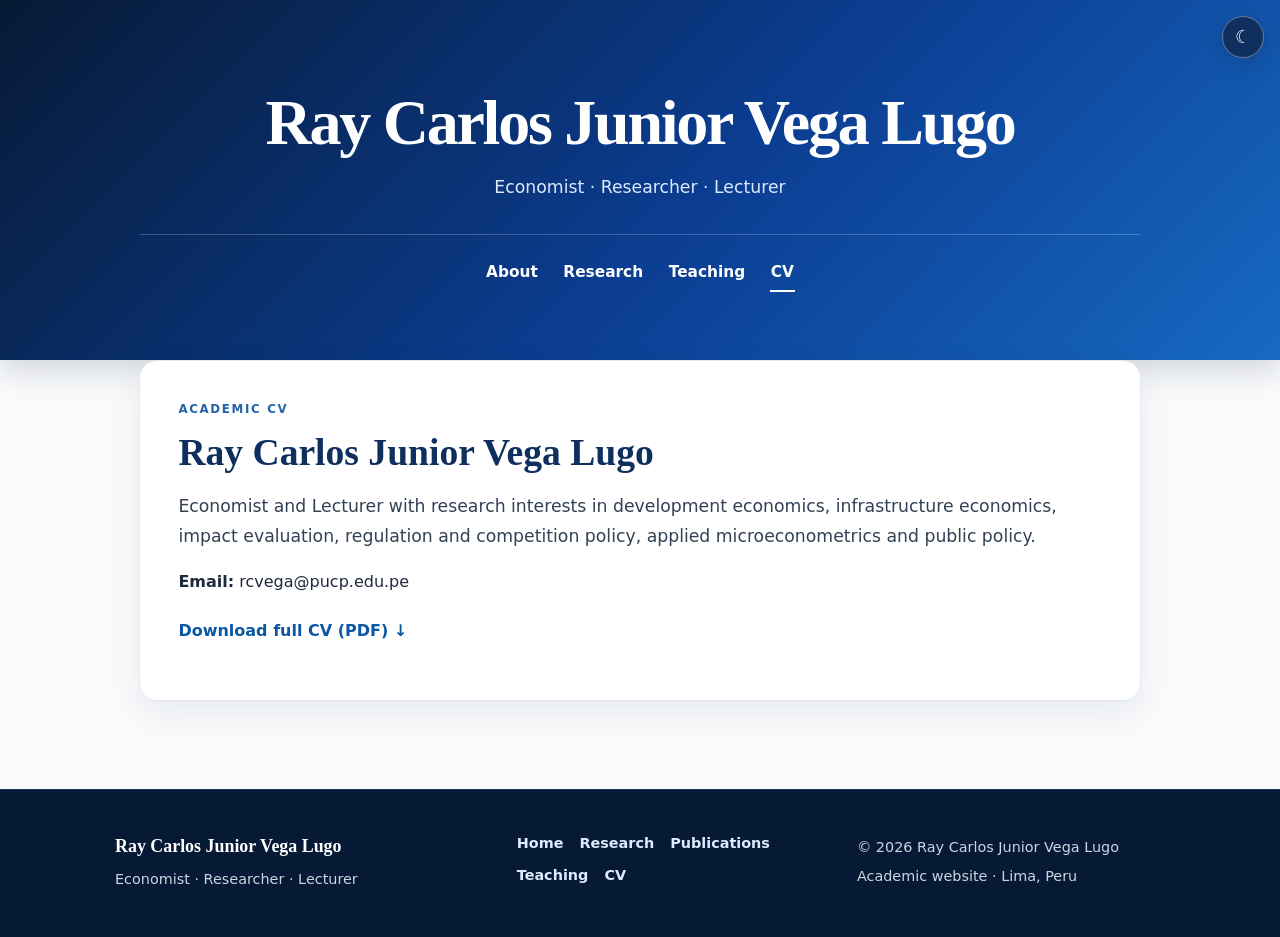
<file: cv.html>
<!DOCTYPE html><html lang="en"><head><meta charset="UTF-8"><meta name="viewport" content="width=device-width, initial-scale=1"><title>CV | Ray Carlos Junior Vega Lugo</title><link rel="stylesheet" href="assets/css/style.css?v=20260722"></head><body><header><h1>Ray Carlos Junior Vega Lugo</h1><p>Economist · Researcher · Lecturer</p><nav><a href="about.html">About</a><a href="research.html">Research</a><a href="teaching.html">Teaching</a><a href="cv.html">CV</a></nav></header><main><section class="card intro-card"><span class="eyebrow">Academic CV</span><h2>Ray Carlos Junior Vega Lugo</h2><p class="lead">Economist and Lecturer with research interests in development economics, infrastructure economics, impact evaluation, regulation and competition policy, applied microeconometrics and public policy.</p><p><strong>Email:</strong> rcvega@pucp.edu.pe</p><p class="actions"><a href="RayVegaCV.pdf" download>Download full CV (PDF) ↓</a></p></section></main><script src="assets/js/main.js"></script></body></html>
</file>
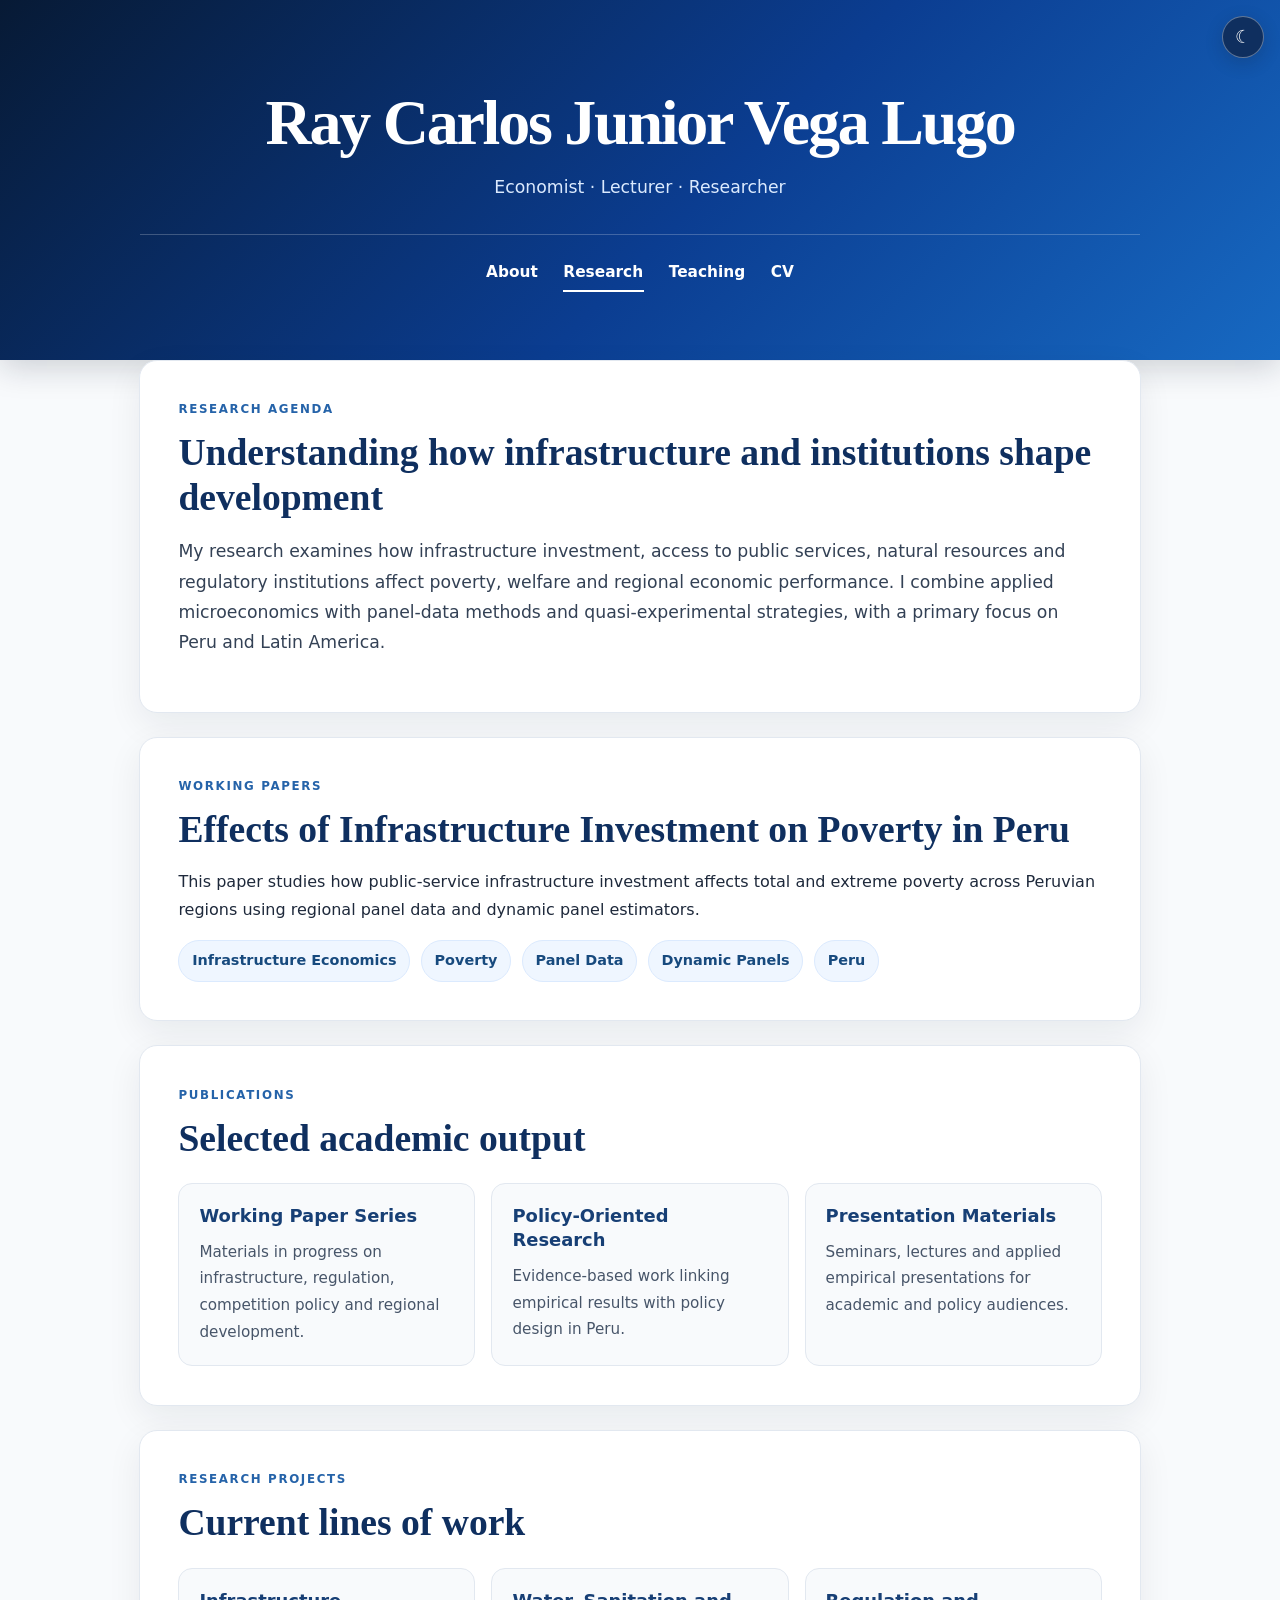
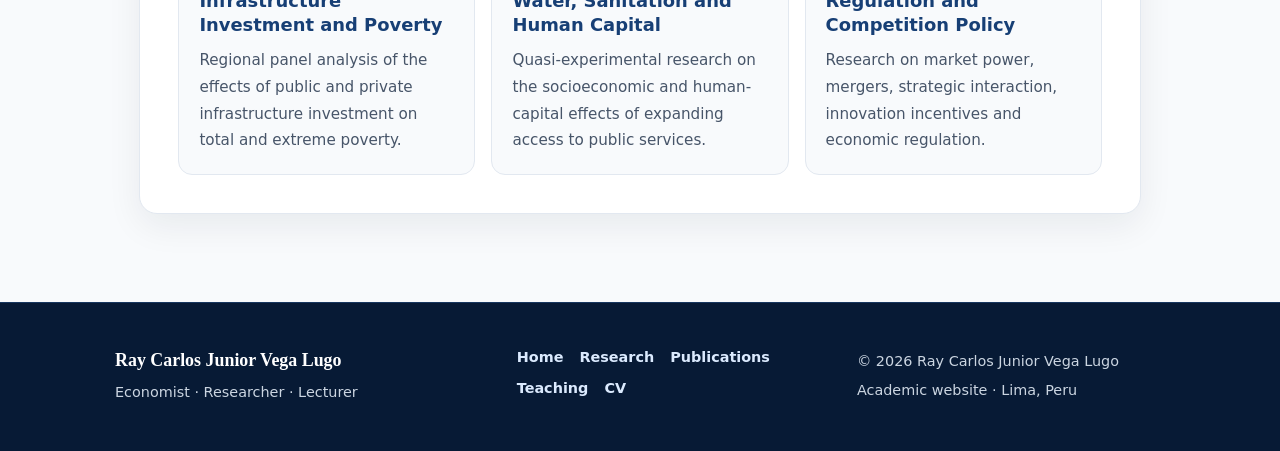
<file: research.html>
<!DOCTYPE html><html lang="en"><head><meta charset="UTF-8"><meta name="viewport" content="width=device-width, initial-scale=1"><title>Ray Carlos Junior Vega Lugo | Research</title><link rel="stylesheet" href="assets/css/style.css?v=20260722"></head><body><header><h1>Ray Carlos Junior Vega Lugo</h1><p>Economist · Lecturer · Researcher</p><nav><a href="about.html">About</a><a href="research.html">Research</a><a href="teaching.html">Teaching</a><a href="cv.html">CV</a></nav></header><main><section class="card intro-card"><span class="eyebrow">Research Agenda</span><h2>Understanding how infrastructure and institutions shape development</h2><p class="lead">My research examines how infrastructure investment, access to public services, natural resources and regulatory institutions affect poverty, welfare and regional economic performance. I combine applied microeconomics with panel-data methods and quasi-experimental strategies, with a primary focus on Peru and Latin America.</p></section><section class="card"><span class="eyebrow">Working Papers</span><h2>Effects of Infrastructure Investment on Poverty in Peru</h2><p>This paper studies how public-service infrastructure investment affects total and extreme poverty across Peruvian regions using regional panel data and dynamic panel estimators.</p><div class="topic-list"><span>Infrastructure Economics</span><span>Poverty</span><span>Panel Data</span><span>Dynamic Panels</span><span>Peru</span></div></section><section class="card"><span class="eyebrow">Publications</span><h2>Selected academic output</h2><div class="research-grid"><article class="research-item"><h3>Working Paper Series</h3><p>Materials in progress on infrastructure, regulation, competition policy and regional development.</p></article><article class="research-item"><h3>Policy-Oriented Research</h3><p>Evidence-based work linking empirical results with policy design in Peru.</p></article><article class="research-item"><h3>Presentation Materials</h3><p>Seminars, lectures and applied empirical presentations for academic and policy audiences.</p></article></div></section><section class="card"><span class="eyebrow">Research Projects</span><h2>Current lines of work</h2><div class="research-grid"><article class="research-item"><h3>Infrastructure Investment and Poverty</h3><p>Regional panel analysis of the effects of public and private infrastructure investment on total and extreme poverty.</p></article><article class="research-item"><h3>Water, Sanitation and Human Capital</h3><p>Quasi-experimental research on the socioeconomic and human-capital effects of expanding access to public services.</p></article><article class="research-item"><h3>Regulation and Competition Policy</h3><p>Research on market power, mergers, strategic interaction, innovation incentives and economic regulation.</p></article></div></section></main><script src="assets/js/main.js"></script></body></html>
</file>
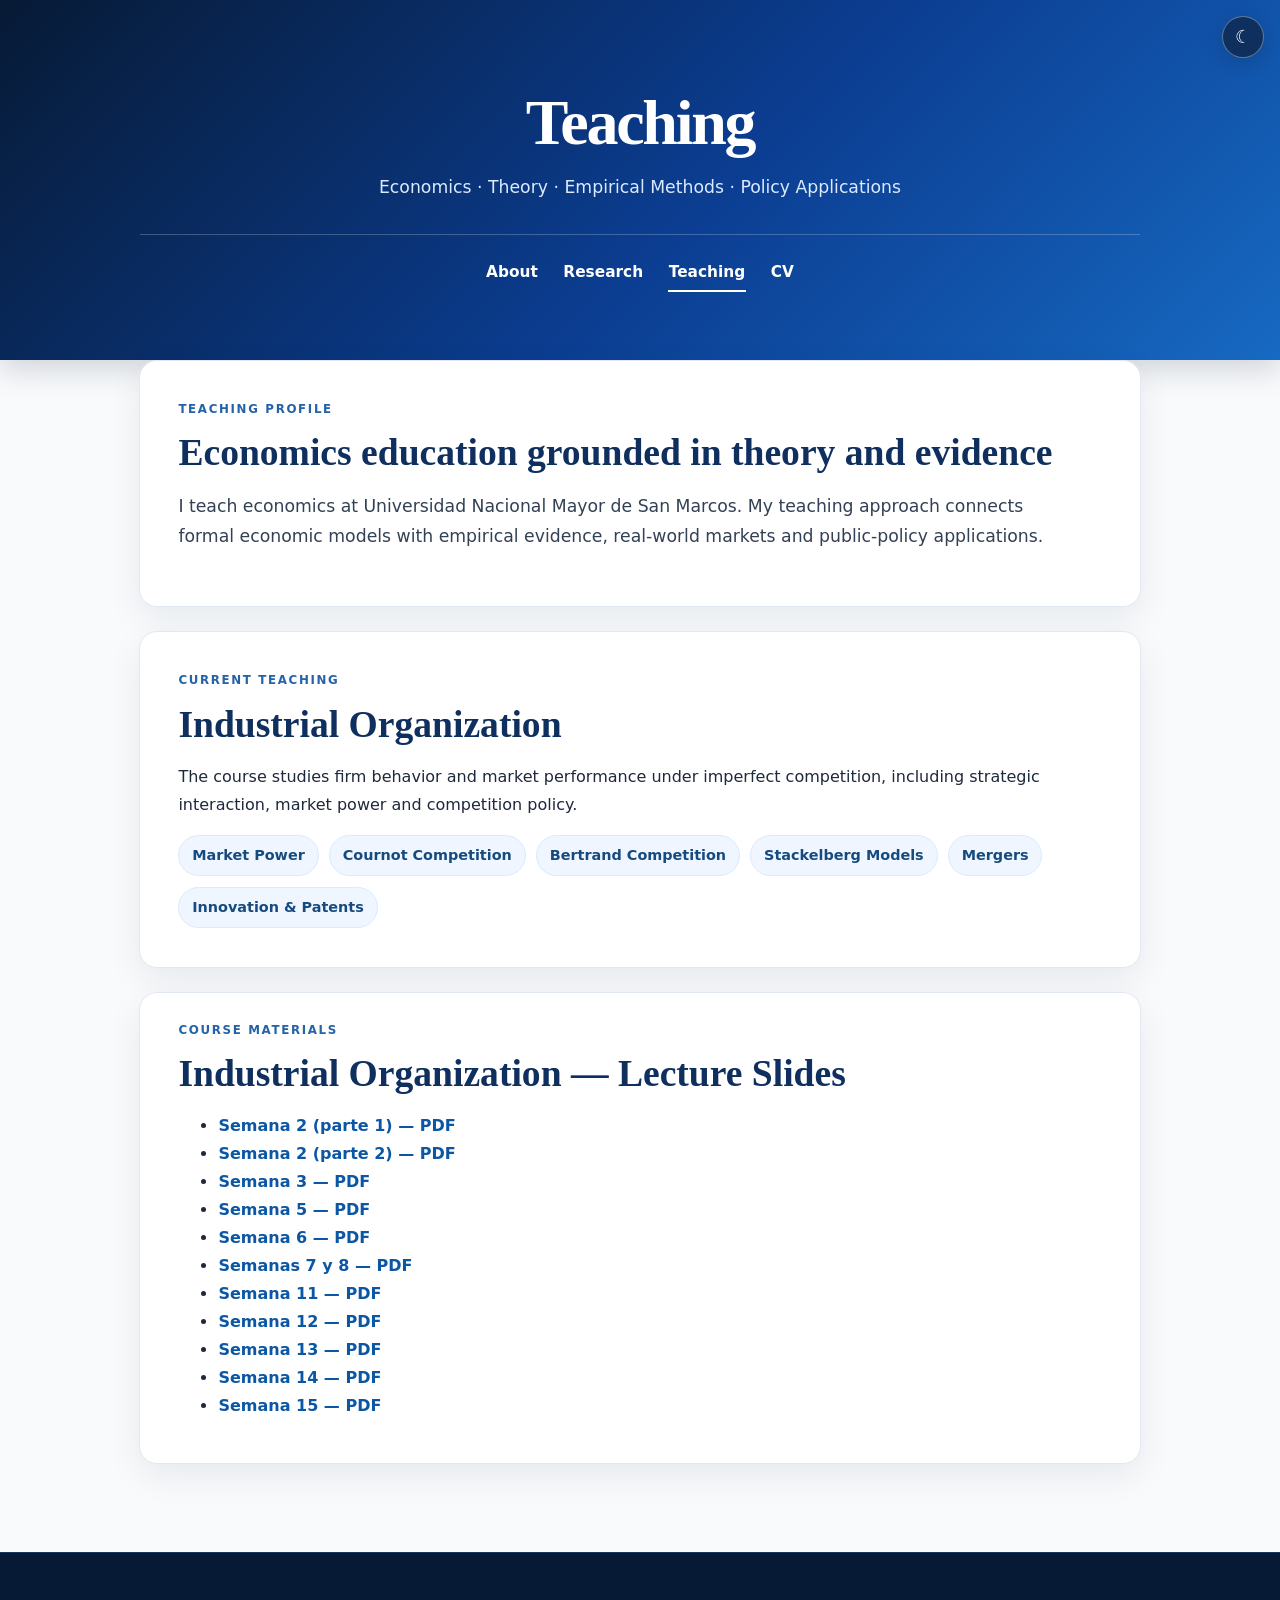
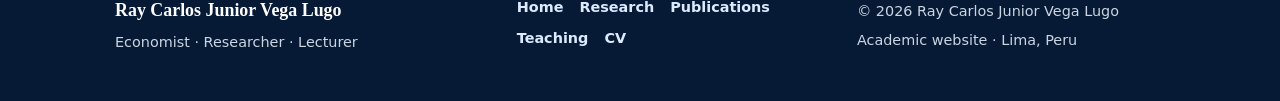
<file: teaching.html>
<!DOCTYPE html><html lang="en"><head><meta charset="UTF-8"><meta name="viewport" content="width=device-width, initial-scale=1"><meta name="description" content="Teaching activities and course materials by Ray Carlos Junior Vega Lugo."><title>Teaching | Ray Carlos Junior Vega Lugo</title><link rel="stylesheet" href="assets/css/style.css?v=20260721"></head><body><header><h1>Teaching</h1><p>Economics · Theory · Empirical Methods · Policy Applications</p><nav><a href="about.html">About</a><a href="research.html">Research</a><a href="teaching.html">Teaching</a><a href="cv.html">CV</a></nav></header><main><section class="card intro-card"><span class="eyebrow">Teaching Profile</span><h2>Economics education grounded in theory and evidence</h2><p class="lead">I teach economics at Universidad Nacional Mayor de San Marcos. My teaching approach connects formal economic models with empirical evidence, real-world markets and public-policy applications.</p></section><section class="card"><span class="eyebrow">Current Teaching</span><h2>Industrial Organization</h2><p>The course studies firm behavior and market performance under imperfect competition, including strategic interaction, market power and competition policy.</p><div class="topic-list"><span>Market Power</span><span>Cournot Competition</span><span>Bertrand Competition</span><span>Stackelberg Models</span><span>Mergers</span><span>Innovation & Patents</span></div></section><section class="card compact-card"><span class="eyebrow">Course Materials</span><h2>Industrial Organization — Lecture Slides</h2><ul class="materials-list"><li><a href="assets/teaching/OI_UNMSM-S2-parte1-11.04.26.pdf">Semana 2 (parte 1) — PDF</a></li><li><a href="assets/teaching/OI_UNMSM-S2-parte2-13.04.26.pdf">Semana 2 (parte 2) — PDF</a></li><li><a href="assets/teaching/OI_UNMSM-S3-17.04.26.pdf">Semana 3 — PDF</a></li><li><a href="assets/teaching/OI_UNMSM-S5-29.04.26.pdf">Semana 5 — PDF</a></li><li><a href="assets/teaching/OI_UNMSM-S6-13.05.26.pdf">Semana 6 — PDF</a></li><li><a href="assets/teaching/OI_UNMSM-S7yS8-23.05.26.pdf">Semanas 7 y 8 — PDF</a></li><li><a href="assets/teaching/OI_UNMSM-S11-14.06.26.pdf">Semana 11 — PDF</a></li><li><a href="assets/teaching/OI_UNMSM-S12-18.06.26.pdf">Semana 12 — PDF</a></li><li><a href="assets/teaching/OI_UNMSM-S13-25.06.26.pdf">Semana 13 — PDF</a></li><li><a href="assets/teaching/OI_UNMSM-S14-02.07.26.pdf">Semana 14 — PDF</a></li><li><a href="assets/teaching/OI_UNMSM-S15-06.07.26.pdf">Semana 15 — PDF</a></li></ul></section></main><script src="assets/js/main.js"></script></body></html>
</file>
<file: assets/css/style.css>
*{box-sizing:border-box}html{scroll-behavior:smooth}body{margin:0;font-family:Inter,ui-sans-serif,system-ui,-apple-system,BlinkMacSystemFont,"Segoe UI",sans-serif;background:#f8fafc;color:#1e293b;line-height:1.75;transition:background .25s,color .25s}header{position:relative;background:linear-gradient(135deg,#071a35 0%,#0b3d91 55%,#1769c2 100%);color:#fff;padding:5.5rem 1.5rem 3rem;text-align:center;box-shadow:0 8px 30px rgba(15,23,42,.18)}header h1{font-family:Georgia,"Times New Roman",serif;font-size:clamp(2.3rem,5vw,4.4rem);line-height:1.08;letter-spacing:-.035em;margin:0 auto .9rem;max-width:1100px}header p{margin:.25rem auto;max-width:900px;font-size:1.08rem;color:#dbeafe}nav{margin:2rem auto 0;padding:1rem 1.2rem;max-width:1000px;border-top:1px solid rgba(255,255,255,.22)}nav a{display:inline-block;color:#fff;text-decoration:none;margin:.25rem .75rem;padding:.25rem .05rem;font-size:.96rem;font-weight:650;transition:opacity .2s,transform .2s;border-bottom:2px solid transparent}nav a:hover{opacity:.85;transform:translateY(-1px);text-decoration:none}nav a.active{border-bottom-color:#fff;opacity:1}main{max-width:1050px;margin:-1.5rem auto 0;padding:0 1.5rem 4rem;position:relative}.card{background:#fff;border:1px solid #e2e8f0;border-radius:18px;padding:clamp(1.5rem,3vw,2.5rem);box-shadow:0 12px 35px rgba(15,23,42,.07);margin:1.5rem 0;transition:transform .2s,box-shadow .2s}.card:hover{transform:translateY(-2px);box-shadow:0 16px 40px rgba(15,23,42,.1)}h1,h2,h3{margin-top:0}h2{font-family:Georgia,"Times New Roman",serif;font-size:clamp(1.7rem,3vw,2.35rem);line-height:1.2;color:#0f2f5f;margin-bottom:1rem}h3{font-size:1.12rem;line-height:1.35;color:#173f75;margin:0 0 .55rem}p{margin:.65rem 0 1rem}a{color:#0b57a4;text-decoration:none;font-weight:600}a:hover{text-decoration:underline}.eyebrow{display:block;text-transform:uppercase;letter-spacing:.14em;font-size:.74rem;font-weight:800;color:#2563a9;margin-bottom:.65rem}.lead{font-size:1.08rem;max-width:900px;color:#334155}.actions,.profile-links{display:flex;gap:1.4rem;flex-wrap:wrap;margin-top:1.35rem}.research-grid{display:grid;grid-template-columns:repeat(3,1fr);gap:1rem;margin-top:1.4rem}.research-item{padding:1.25rem;border:1px solid #e2e8f0;border-radius:14px;background:#f8fafc}.research-item p{font-size:.95rem;color:#475569;margin-bottom:0}.compact-card{padding-top:1.7rem;padding-bottom:1.7rem}.topic-list{display:flex;flex-wrap:wrap;gap:.65rem}.topic-list span{padding:.45rem .8rem;border-radius:999px;background:#eff6ff;border:1px solid #dbeafe;color:#174a7e;font-size:.9rem;font-weight:600}.theme-toggle{position:fixed;top:16px;right:16px;z-index:999;width:42px;height:42px;border:1px solid rgba(255,255,255,.35);border-radius:50%;background:#0f2f5f;color:#fff;cursor:pointer;box-shadow:0 5px 18px rgba(15,23,42,.2);font-size:1.15rem}footer{background:#071a35;color:#cbd5e1;padding:2.6rem 1.5rem;border-top:1px solid #17365f}.footer-inner{max-width:1050px;margin:auto;display:grid;grid-template-columns:1.2fr 1fr 1fr;gap:2rem;align-items:start}.footer-inner strong{color:#fff;font-family:Georgia,"Times New Roman",serif;font-size:1.12rem}.footer-inner p{margin:.25rem 0;font-size:.9rem}.footer-links{display:flex;flex-wrap:wrap;gap:.4rem 1rem}.footer-links a{color:#dbeafe;font-size:.9rem}.dark{background:#0b1120;color:#dbe4f0}.dark header{background:linear-gradient(135deg,#020617,#0f2444,#123a70)}.dark .card{background:#111c2e;color:#dbe4f0;border-color:#26364d}.dark h2,.dark h3{color:#bfdbfe}.dark a{color:#7dd3fc}.dark .lead,.dark .research-item p{color:#cbd5e1}.dark .research-item{background:#0f1929;border-color:#26364d}.dark .topic-list span{background:#13243a;border-color:#294766;color:#bfdbfe}.dark .eyebrow{color:#7dd3fc}@media(max-width:850px){.research-grid{grid-template-columns:1fr}.footer-inner{grid-template-columns:1fr 1fr}}@media(max-width:768px){header{padding:4.4rem 1rem 2.2rem}header h1{font-size:clamp(2rem,10vw,2.8rem);letter-spacing:-.025em}header p{font-size:.96rem}nav{margin-top:1.5rem;padding:.75rem .2rem;display:flex;gap:.2rem .8rem;justify-content:center;flex-wrap:wrap}nav a{margin:0;font-size:.9rem}main{margin:-.75rem auto 0;padding:0 .9rem 2.5rem}.card{border-radius:14px;padding:1.3rem;margin:1rem 0}.actions a{display:inline-flex}.theme-toggle{top:10px;right:10px;width:38px;height:38px}.footer-inner{grid-template-columns:1fr;gap:1.2rem}}@media(max-width:420px){header{padding-top:4rem}header h1{font-size:2.15rem}nav{gap:.15rem .65rem}.topic-list span{font-size:.82rem;padding:.38rem .65rem}.lead{font-size:1rem}.profile-links{gap:.65rem 1rem}}
</file>
